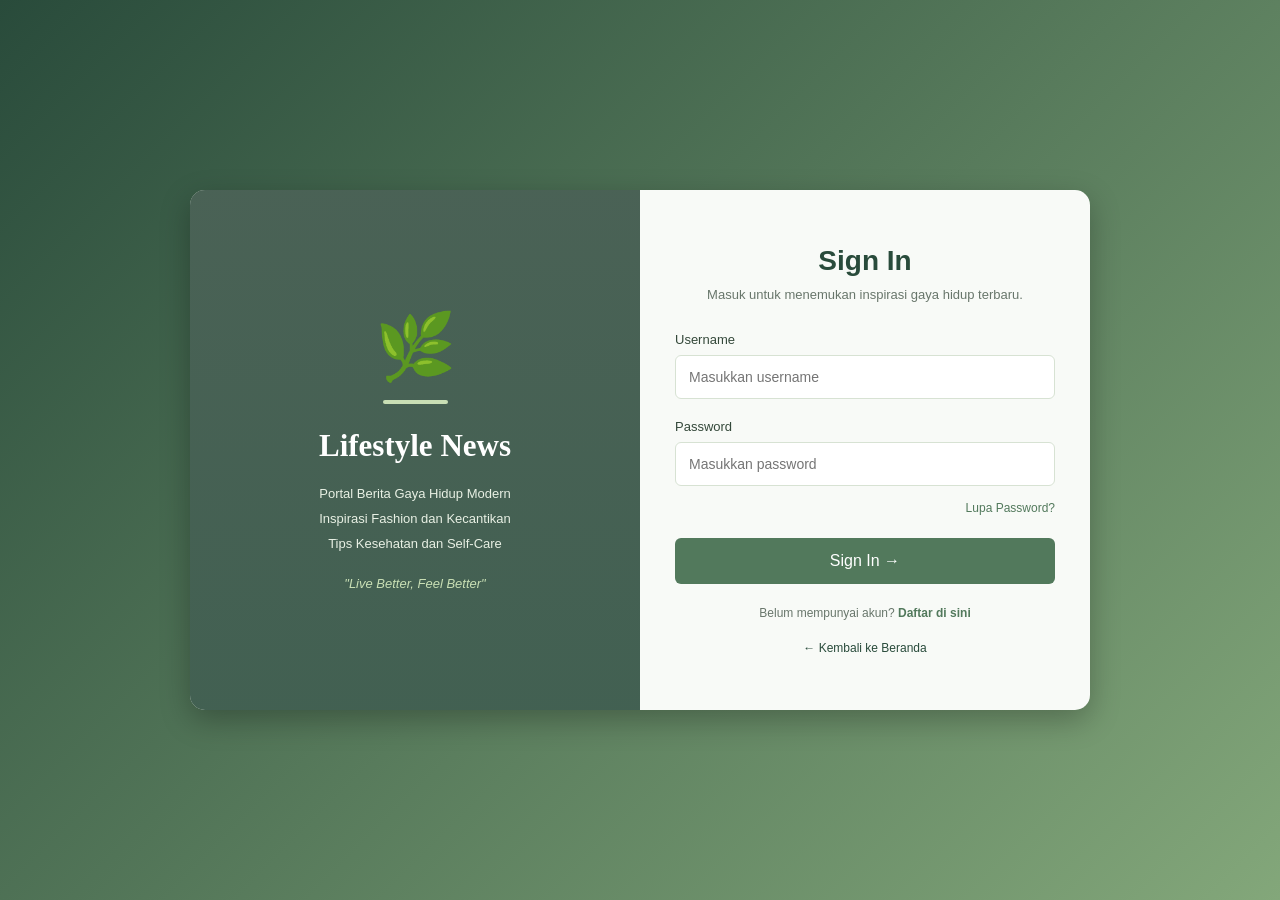
<file: login.html>
<!DOCTYPE html>
<html lang="id">
<head>
    <meta charset="UTF-8">
    <meta name="viewport" content="width=device-width, initial-scale=1.0">

    <title>Login Lifestyle News</title>

    <style>
        * {
            margin: 0;
            padding: 0;
            box-sizing: border-box;
            font-family: Arial, sans-serif;
        }

        body {
            min-height: 100vh;
            display: flex;
            justify-content: center;
            align-items: center;
            background: linear-gradient(135deg, #294b3b, #83a77a);
            padding: 20px;
        }

        .container {
            width: 900px;
            min-height: 520px;
            display: flex;
            background: #f8faf7;
            border-radius: 15px;
            overflow: hidden;
            box-shadow: 0 10px 30px #0004;
        }

        /* BAGIAN KIRI */
        .kiri {
            width: 50%;
            background:
                linear-gradient(
                    rgba(25, 55, 40, 0.78),
                    rgba(41, 75, 59, 0.88)
                ),
                url("https://images.unsplash.com/photo-1490481651871-ab68de25d43d?auto=format&fit=crop&w=900&q=80")
                center/cover;

            color: white;
            display: flex;
            flex-direction: column;
            justify-content: center;
            align-items: center;
            text-align: center;
            padding: 35px;
        }

        .logo {
            font-size: 65px;
            margin-bottom: 15px;
        }

        .kiri h1 {
            font-family: Georgia, serif;
            font-size: 31px;
            line-height: 1.4;
            margin-bottom: 15px;
        }

        .kiri p {
            font-size: 13px;
            line-height: 1.9;
            color: #e8f0e4;
        }

        .garis {
            width: 65px;
            height: 4px;
            background: #c9dfb5;
            border-radius: 5px;
            margin-bottom: 20px;
        }

        .tagline {
            margin-top: 20px;
            color: #c9dfb5;
            font-size: 13px;
            font-style: italic;
        }

        /* BAGIAN KANAN */
        .kanan {
            width: 50%;
            padding: 45px 35px;
            display: flex;
            flex-direction: column;
            justify-content: center;
        }

        .kanan h2 {
            text-align: center;
            margin-bottom: 10px;
            color: #294b3b;
            font-size: 28px;
        }

        .deskripsi {
            text-align: center;
            font-size: 13px;
            color: #68766b;
            margin-bottom: 30px;
        }

        label {
            display: block;
            margin-bottom: 8px;
            font-size: 13px;
            color: #34483a;
        }

        input {
            width: 100%;
            padding: 13px;
            margin-bottom: 20px;
            border: 1px solid #d7e2d3;
            border-radius: 6px;
            outline: none;
            font-size: 14px;
            background: white;
        }

        input:focus {
            border-color: #63866b;
            box-shadow: 0 0 4px #63866b55;
        }

        .lupa {
            text-align: right;
            margin-top: -8px;
            margin-bottom: 22px;
        }

        .lupa a {
            text-decoration: none;
            color: #52795c;
            font-size: 12px;
        }

        button {
            width: 100%;
            padding: 14px;
            background: #52795c;
            color: white;
            border: none;
            border-radius: 6px;
            font-size: 16px;
            cursor: pointer;
            transition: 0.3s;
        }

        button:hover {
            background: #294b3b;
        }

        .daftar {
            text-align: center;
            margin-top: 22px;
            font-size: 12px;
            color: #68766b;
        }

        .daftar a {
            color: #52795c;
            text-decoration: none;
            font-weight: bold;
        }

        .kembali {
            text-align: center;
            margin-top: 18px;
        }

        .kembali a {
            color: #294b3b;
            text-decoration: none;
            font-size: 12px;
        }

        .lupa a:hover,
        .daftar a:hover,
        .kembali a:hover {
            text-decoration: underline;
        }

        /* TAMPILAN HP */
        @media (max-width: 650px) {
            .container {
                flex-direction: column;
                width: 100%;
            }

            .kiri,
            .kanan {
                width: 100%;
            }

            .kiri {
                min-height: 280px;
            }

            .kiri h1 {
                font-size: 25px;
            }

            .logo {
                font-size: 50px;
            }

            .kanan {
                padding: 30px 25px;
            }
        }
    </style>
</head>

<body>

    <div class="container">

        <!-- BAGIAN KIRI -->
        <div class="kiri">

            <div class="logo">🌿</div>

            <div class="garis"></div>

            <h1>Lifestyle News</h1>

            <p>
                Portal Berita Gaya Hidup Modern<br>
                Inspirasi Fashion dan Kecantikan<br>
                Tips Kesehatan dan Self-Care
            </p>

            <div class="tagline">
                "Live Better, Feel Better"
            </div>

        </div>

        <!-- FORM LOGIN -->
        <div class="kanan">

            <h2>Sign In</h2>

            <p class="deskripsi">
                Masuk untuk menemukan inspirasi gaya hidup terbaru.
            </p>

            <form onsubmit="login(event)">

                <label for="username">Username</label>

                <input
                    type="text"
                    id="username"
                    placeholder="Masukkan username"
                    autocomplete="username"
                    required
                >

                <label for="password">Password</label>

                <input
                    type="password"
                    id="password"
                    placeholder="Masukkan password"
                    autocomplete="current-password"
                    required
                >

                <div class="lupa">
                    <a href="#" onclick="lupaPassword(event)">
                        Lupa Password?
                    </a>
                </div>

                <button type="submit">
                    Sign In →
                </button>

            </form>

            <p class="daftar">
                Belum mempunyai akun?
                <a href="#" onclick="daftarAkun(event)">
                    Daftar di sini
                </a>
            </p>

            <div class="kembali">
                <a href="index.html">
                    ← Kembali ke Beranda
                </a>
            </div>

        </div>

    </div>

    <!-- JAVASCRIPT LOGIN -->
    <script>
        function login(event) {
            event.preventDefault();

            const username = document
                .getElementById("username")
                .value.trim();

            const password = document
                .getElementById("password")
                .value;

            if (
                username === "daraayu" &&
                password === "12345"
            ) {
                alert(
                    "Login berhasil! Selamat datang di Lifestyle News."
                );

                window.location.href = "index.html";
            } else {
                alert(
                    "Username atau password salah! Silakan coba lagi."
                );
            }
        }

        function lupaPassword(event) {
            event.preventDefault();

            alert(
                "Untuk bantuan password, silakan hubungi pengelola website."
            );
        }

        function daftarAkun(event) {
            event.preventDefault();

            alert(
                "Fitur pendaftaran akun belum tersedia pada versi demo."
            );
        }
    </script>

</body>
</html>
</file>
